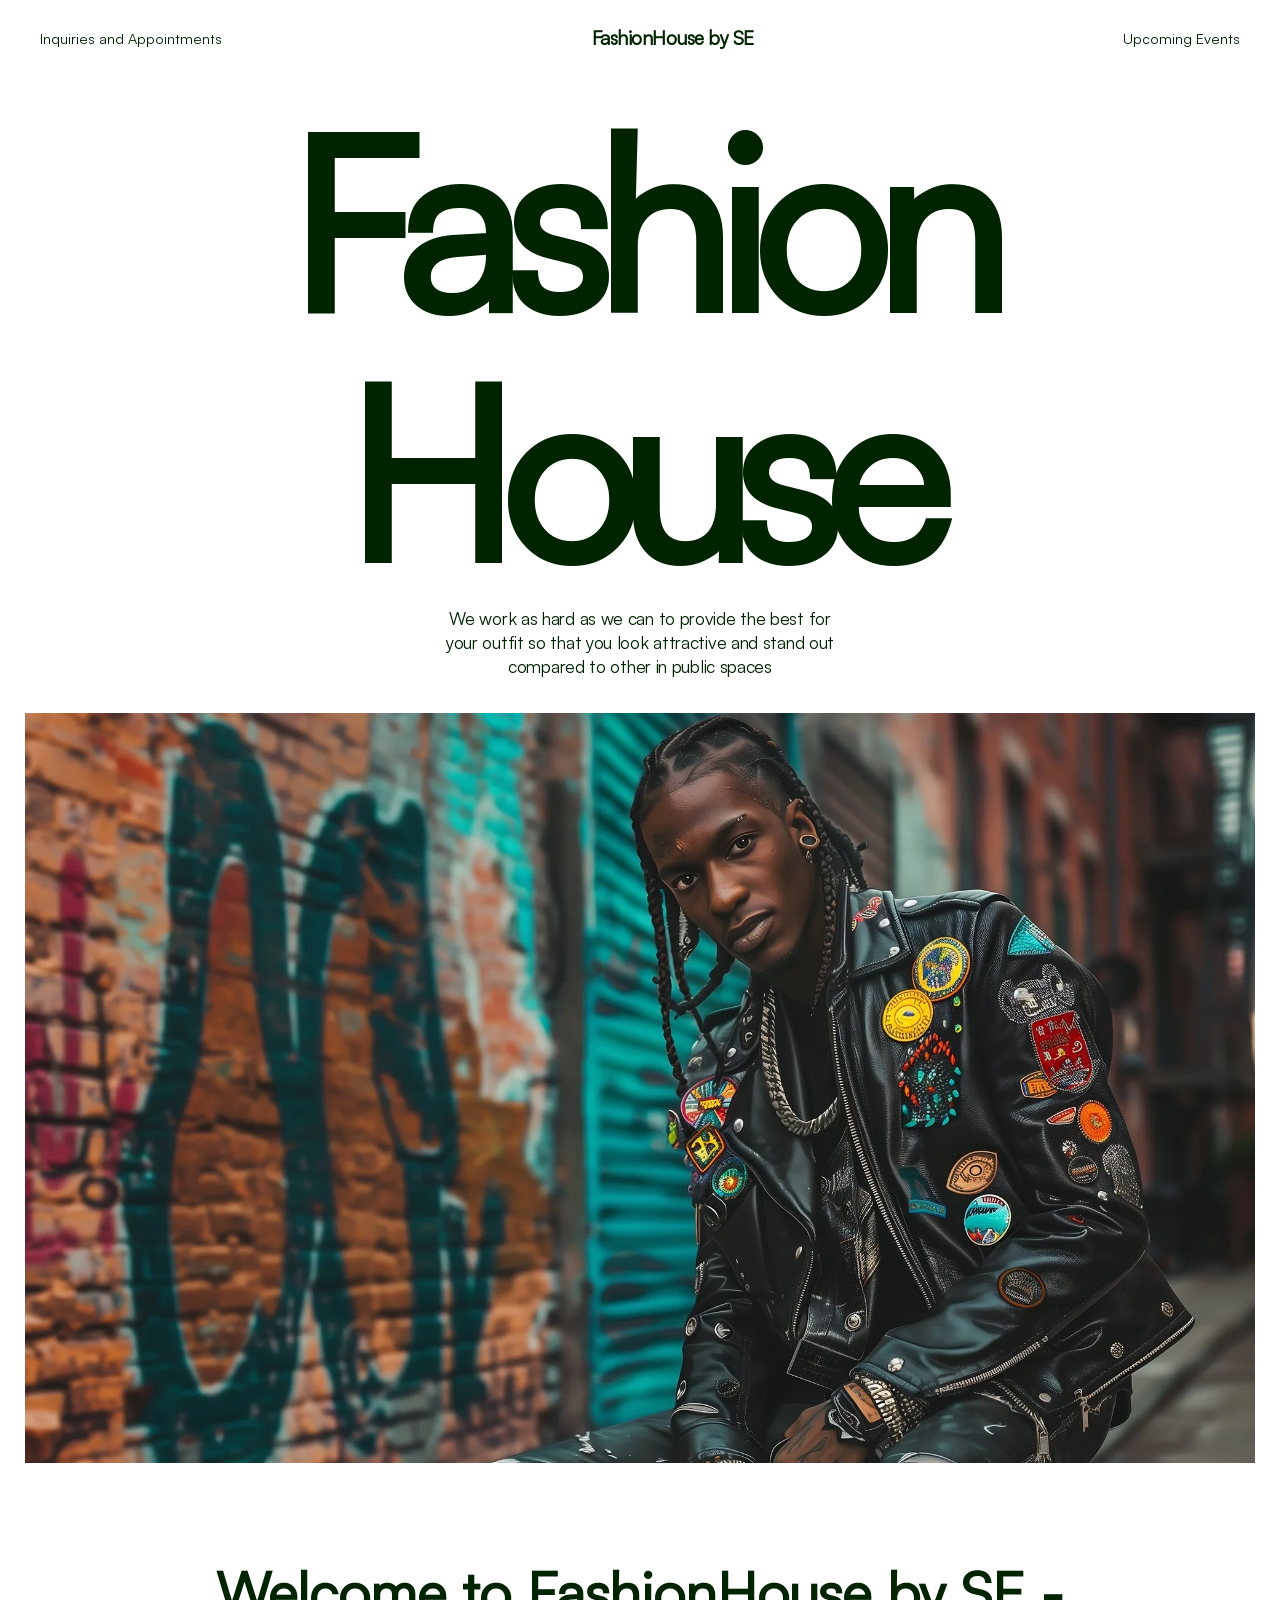
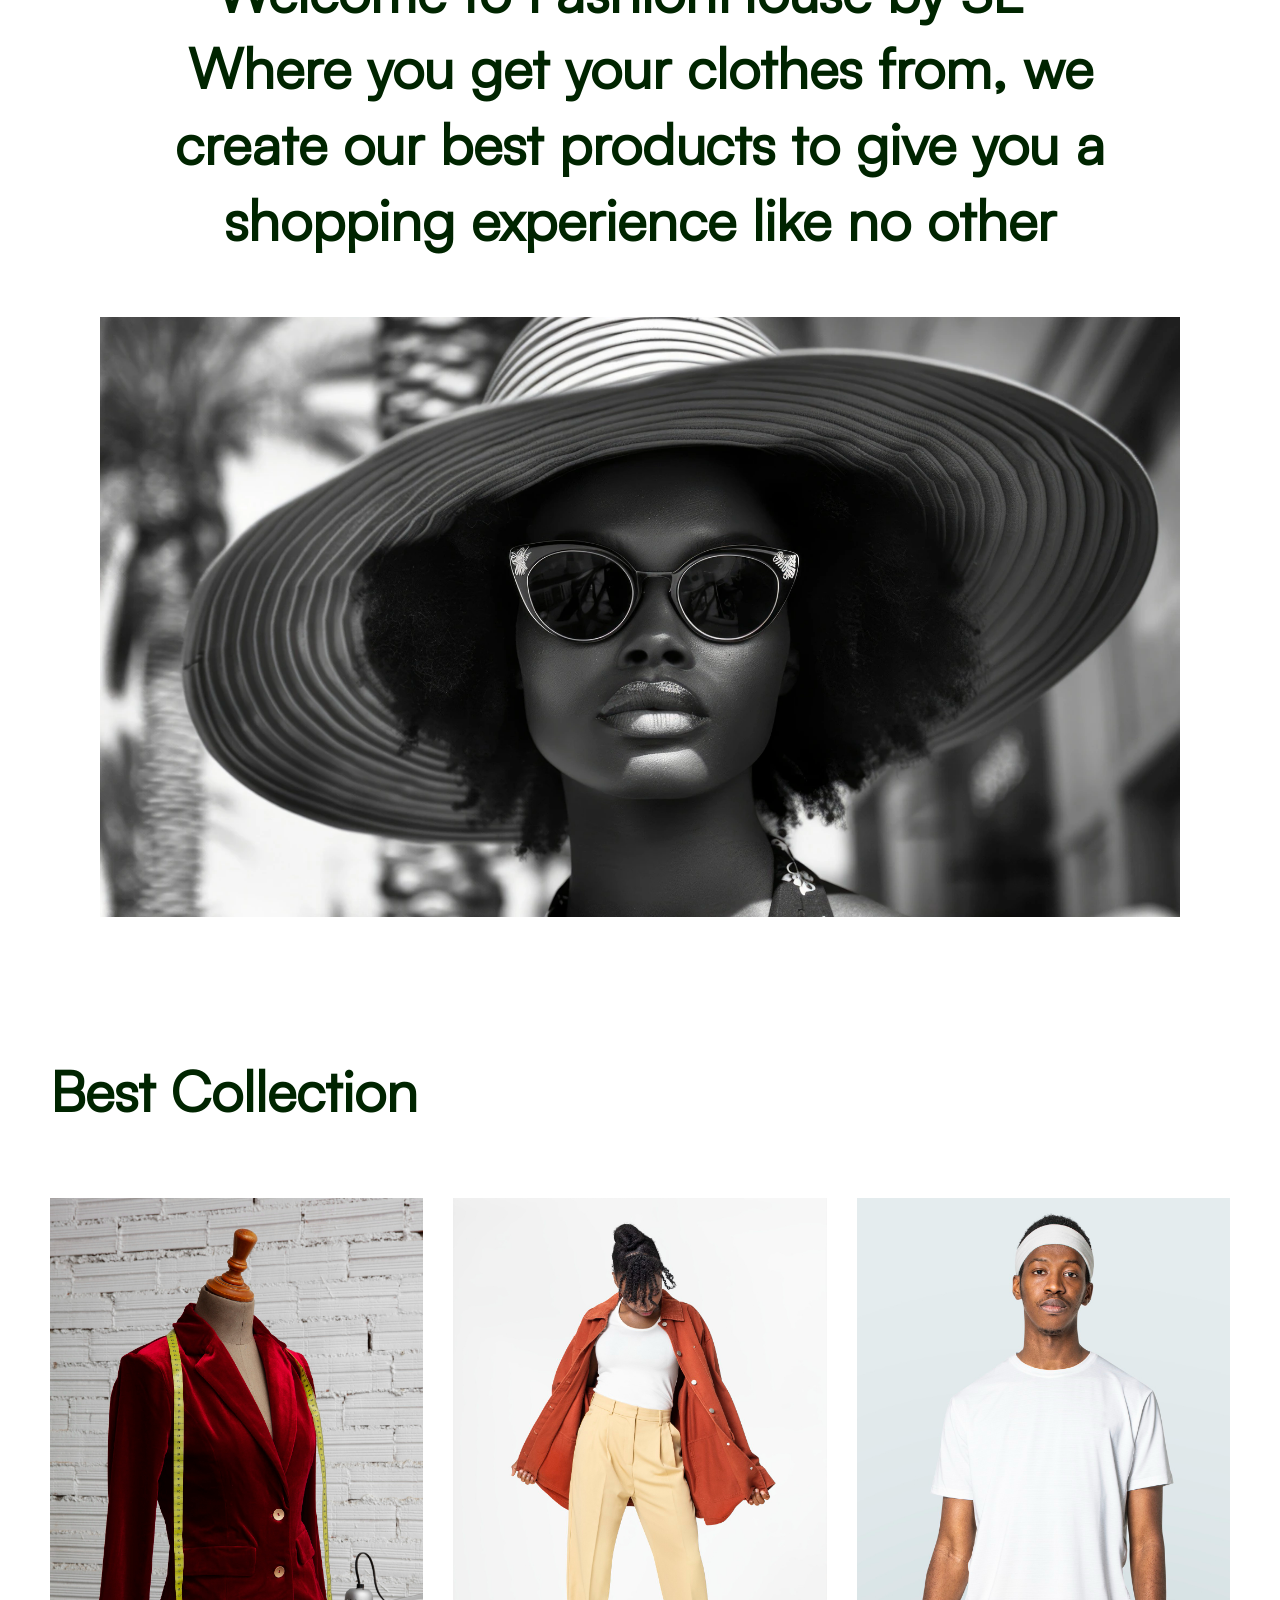
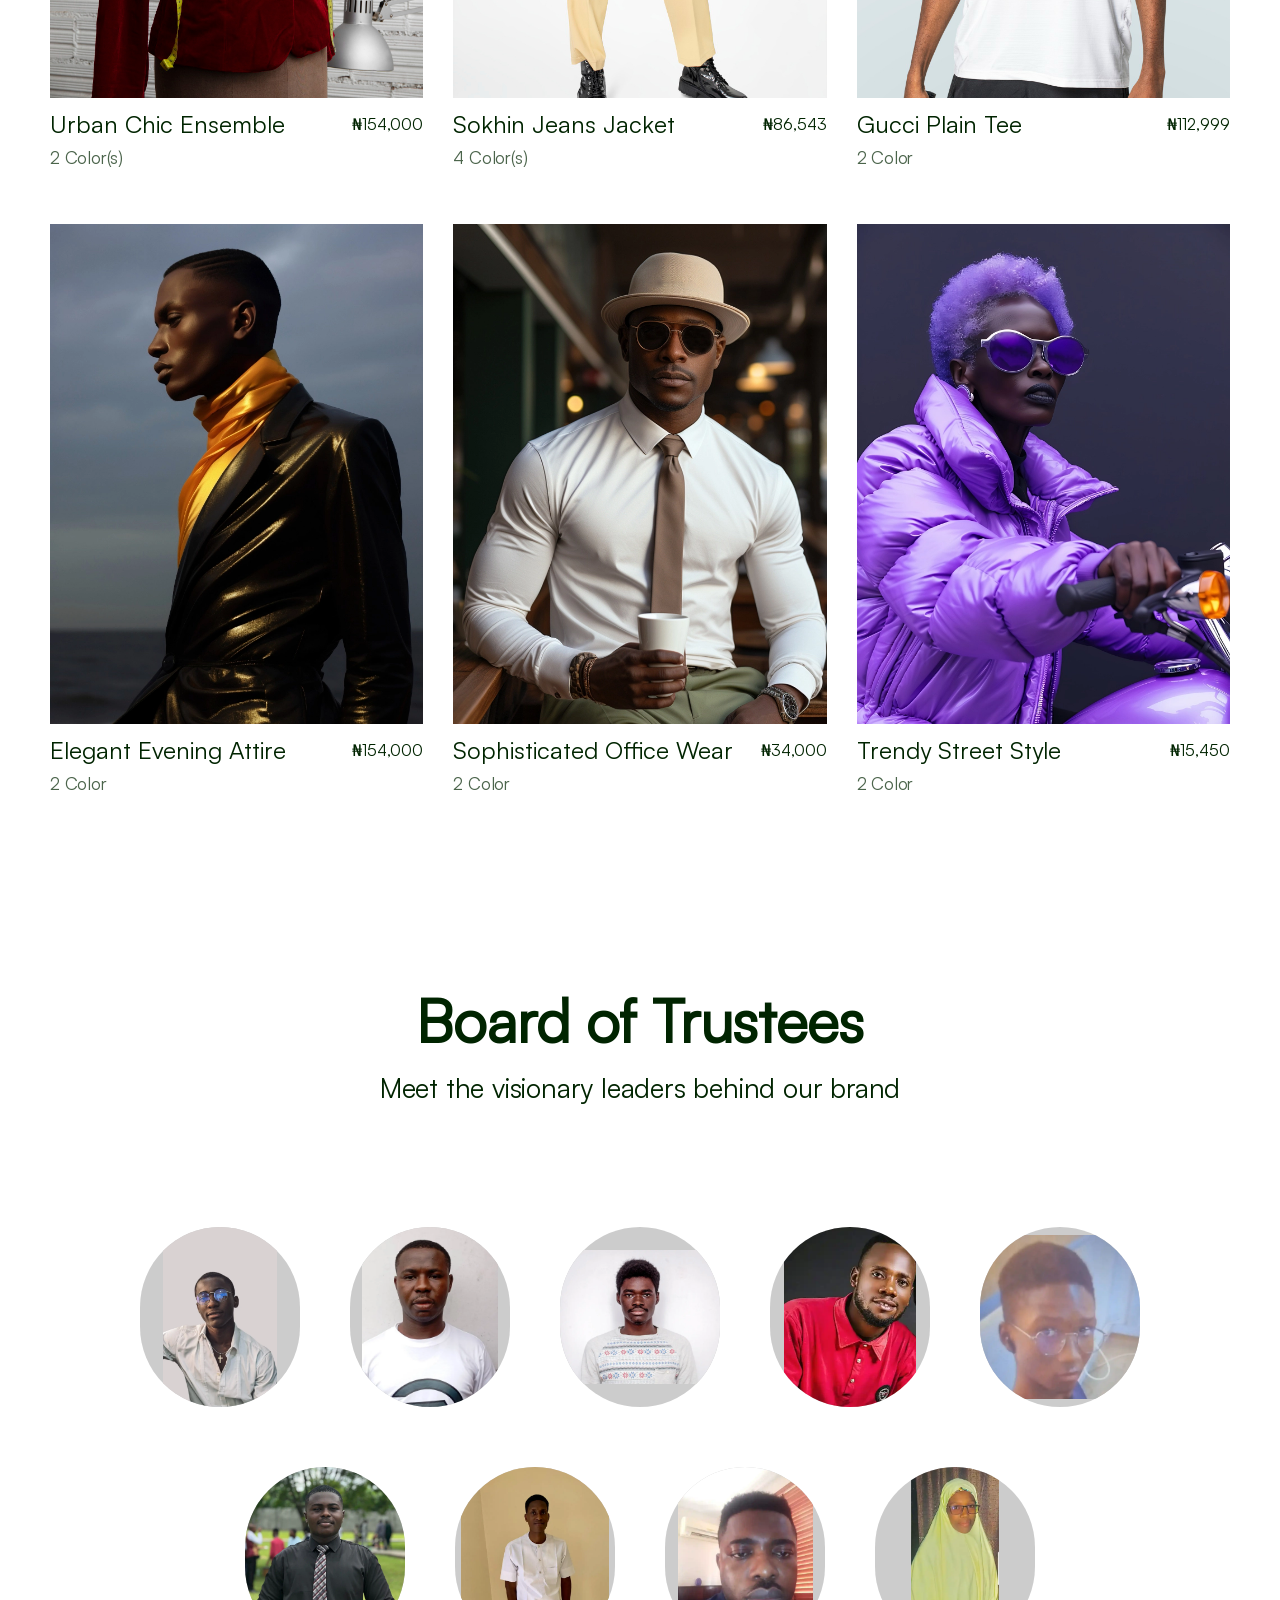
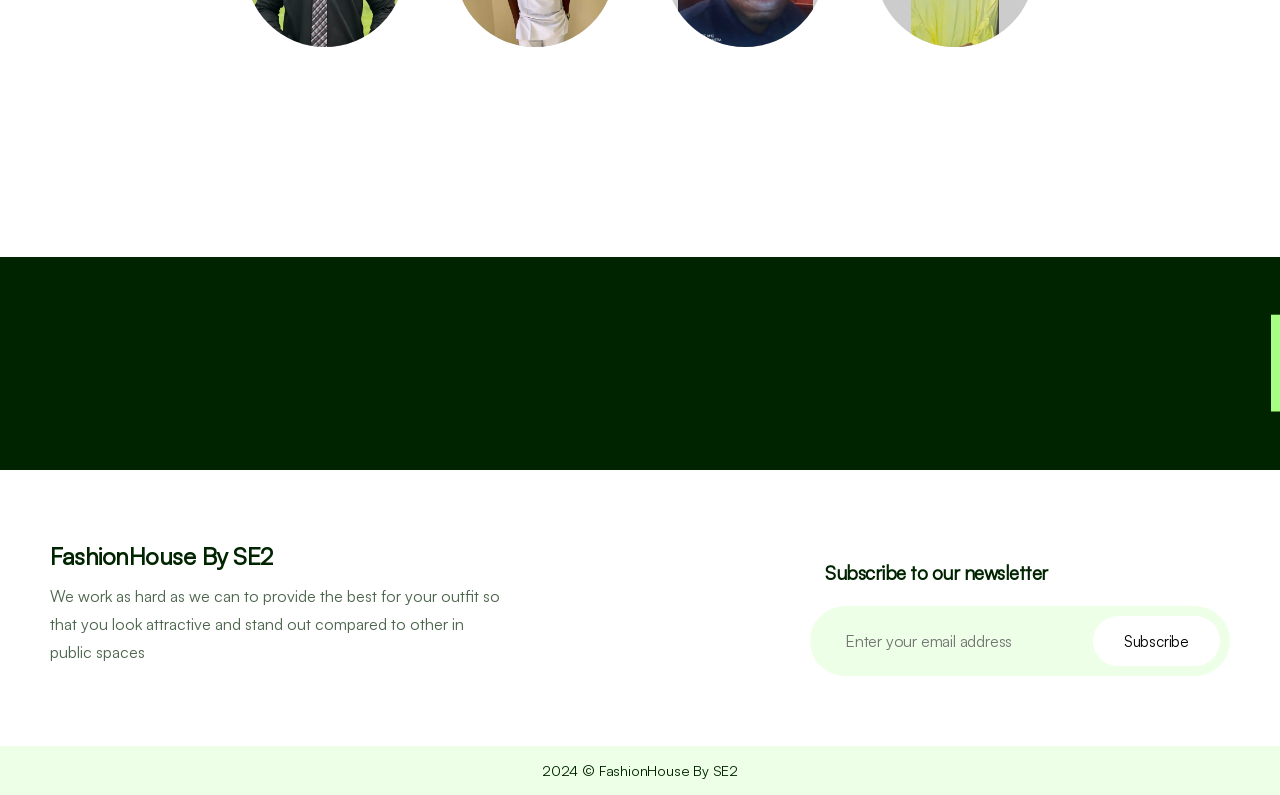
<file: FashionHouseBySE-main/FashionHouseBySE-main/groupc-project/index.html>
<!DOCTYPE html>
<html lang="en">
    <head>
        <meta charset="UTF-8" />
        <meta name="viewport" content="width=device-width, initial-scale=1.0" />
        <title>FashionHouse By SE2</title>
        <link rel="stylesheet" href="css/style.css" />
    </head>
    <body>
        <div class="App">
            <!-- Navbar  -->
            <nav class="customNav">
                <ul class="first">
                    <li>
                        <a href="/inquiries.html">Inquiries and Appointments</a>
                    </li>
                </ul>
                <ul class="second">
                    <li>
                        <a href="/index.html">FashionHouse by SE</a>
                    </li>
                </ul>
                <ul class="third">
                    <li>
                        <a href="/upcoming-events.html">Upcoming Events</a>
                    </li>
                </ul>
            </nav>
            <!-- End of Navbar -->

            <!-- Header Section -->
            <section class="headerSection">
                <h1>Fashion House</h1>
                <p>
                    We work as hard as we can to provide the best for your
                    outfit so that you look attractive and stand out compared to
                    other in public spaces
                </p>
                <div class="imageContainer">
                    <img
                        src="./image/headerImage.webp"
                        alt="Fashion House Header Image"
                    />
                </div>
            </section>
            <!-- End of Header Section -->

            <!-- Welcome Section -->
            <section class="welcomeSection">
                <h2>
                    Welcome to FashionHouse by SE - Where you get your clothes
                    from, we create our best products to give you a shopping
                    experience like no other
                </h2>
                <div class="imageContainer">
                    <img
                        src="./image/welcomeImage.webp"
                        alt="Fashion House Welcome Image"
                    />
                </div>
            </section>
            <!-- End of Welcome Section -->

            <!-- Collection Section -->
            <section class="collectionSection">
                <div class="header">
                    <h2>Best Collection</h2>
                </div>

                <div class="content">
                    <div class="row">
                        <div class="colLarge4">
                            <div class="singleProductCard">
                                <div class="image">
                                    <img
                                        alt="product 1"
                                        src="./image/products/1.jpg"
                                    />
                                </div>
                                <div class="productDetails">
                                    <h4>Urban Chic Ensemble <i>₦154,000</i></h4>
                                    <p>2 Color(s)</p>
                                </div>
                            </div>
                        </div>

                        <div class="colLarge4">
                            <div class="singleProductCard">
                                <div class="image">
                                    <img
                                        alt="product 2"
                                        src="./image/products/2.jpg"
                                    />
                                </div>
                                <div class="productDetails">
                                    <h4>Sokhin Jeans Jacket <i>₦86,543</i></h4>
                                    <p>4 Color(s)</p>
                                </div>
                            </div>
                        </div>

                        <div class="colLarge4">
                            <a href="/product/3" class="singleProductCard">
                                <div class="image">
                                    <img
                                        alt="product 2"
                                        src="./image/products/3.jpg"
                                    />
                                </div>
                                <div class="productDetails">
                                    <h4>Gucci Plain Tee <i>₦112,999</i></h4>
                                    <p>2 Color</p>
                                </div>
                            </a>
                        </div>

                        <div class="colLarge4">
                            <a href="/product/1" class="singleProductCard">
                                <div class="image">
                                    <img
                                        alt="product 1"
                                        src="./image/products/6.webp"
                                    />
                                </div>
                                <div class="productDetails">
                                    <h4>
                                        Elegant Evening Attire <i>₦154,000</i>
                                    </h4>
                                    <p>2 Color</p>
                                </div>
                            </a>
                        </div>

                        <div class="colLarge4">
                            <a href="/product/2" class="singleProductCard">
                                <div class="image">
                                    <img
                                        alt="product 2"
                                        src="./image/products/5.webp"
                                    />
                                </div>
                                <div class="productDetails">
                                    <h4>
                                        Sophisticated Office Wear <i>₦34,000</i>
                                    </h4>
                                    <p>2 Color</p>
                                </div>
                            </a>
                        </div>

                        <div class="colLarge4">
                            <a href="/product/3" class="singleProductCard">
                                <div class="image">
                                    <img
                                        alt="product 2"
                                        src="./image/products/4.webp"
                                    />
                                </div>
                                <div class="productDetails">
                                    <h4>Trendy Street Style <i>₦15,450</i></h4>
                                    <p>2 Color</p>
                                </div>
                            </a>
                        </div>
                    </div>
                </div>
            </section>
            <!-- End of Collection Section -->

            <!-- Board of Trustees Section -->
            <section class="boardSection">
                <div class="header">
                    <h2>Board of Trustees</h2>
                    <p>Meet the visionary leaders behind our brand</p>
                </div>
                <div class="content">
                    <div class="row" style="justify-content: center">
                        <div class="colLarge2">
                            <div class="singleTrusteeCard">
                                <div class="image">
                                    <img
                                        alt="board 0"
                                        src="./image/trustees/0.webp"
                                    />
                                </div>
                                <div class="trusteeDetails">
                                    <h4>Ogwu-Nelson David</h4>
                                </div>
                            </div>
                        </div>
                        <div class="colLarge2">
                            <div class="singleTrusteeCard">
                                <div class="image">
                                    <img
                                        alt="board 1"
                                        src="./image/trustees/1.webp"
                                    />
                                </div>
                                <div class="trusteeDetails">
                                    <h4>Paul Munney</h4>
                                </div>
                            </div>
                        </div>
                        <div class="colLarge2">
                            <div class="singleTrusteeCard">
                                <div class="image">
                                    <img
                                        alt="board 2"
                                        src="./image/trustees/2.webp"
                                    />
                                </div>
                                <div class="trusteeDetails">
                                    <h4>Oguntimoju Oluwatosin</h4>
                                </div>
                            </div>
                        </div>
                        <div class="colLarge2">
                            <div class="singleTrusteeCard">
                                <div class="image">
                                    <img
                                        alt="board 3"
                                        src="./image/trustees/3.webp"
                                    />
                                </div>
                                <div class="trusteeDetails">
                                    <h4>Sunday David Adebowale John</h4>
                                </div>
                            </div>
                        </div>
                        <div class="colLarge2">
                            <div class="singleTrusteeCard">
                                <div class="image">
                                    <img
                                        alt="board 4"
                                        src="./image/trustees/4.webp"
                                    />
                                </div>
                                <div class="trusteeDetails">
                                    <h4>Isaiah Ewaoche</h4>
                                </div>
                            </div>
                        </div>
                        <div class="colLarge2">
                            <div class="singleTrusteeCard">
                                <div class="image">
                                    <img
                                        alt="board 5"
                                        src="./image/trustees/5.webp"
                                    />
                                </div>
                                <div class="trusteeDetails">
                                    <h4>Chimezie Jayden Chukwu</h4>
                                </div>
                            </div>
                        </div>
                        <div class="colLarge2">
                            <div class="singleTrusteeCard">
                                <div class="image">
                                    <img
                                        alt="board 6"
                                        src="./image/trustees/6.webp"
                                    />
                                </div>
                                <div class="trusteeDetails">
                                    <h4>Solomon Oluwafemi Olagoroye</h4>
                                </div>
                            </div>
                        </div>
                        <div class="colLarge2">
                            <div class="singleTrusteeCard">
                                <div class="image">
                                    <img
                                        alt="board 7"
                                        src="./image/trustees/7.webp"
                                    />
                                </div>
                                <div class="trusteeDetails">
                                    <h4>Okoye Christian</h4>
                                </div>
                            </div>
                        </div>
                        <div class="colLarge2">
                            <div class="singleTrusteeCard">
                                <div class="image">
                                    <img
                                        alt="board 8"
                                        src="./image/trustees/8.webp"
                                    />
                                </div>
                                <div class="trusteeDetails">
                                    <h4>Zainab Ibrahim Jalo</h4>
                                </div>
                            </div>
                        </div>
                    </div>
                </div>
            </section>
            <!-- End of Board of Trustees -->

            <!-- Marquee Section Styling -->
            <section class="marqueeSection">
                <h3>
                    <span
                        ><i>FashionHouse</i> by SE2 - Where Style Meets
                        Innovation</span
                    >
                    <span
                        ><i>FashionHouse</i> by SE2 - Where Style Meets
                        Innovation</span
                    >
                    <span
                        ><i>FashionHouse</i> by SE2 - Where Style Meets
                        Innovation</span
                    >
                    <span
                        ><i>FashionHouse</i> by SE2 - Where Style Meets
                        Innovation</span
                    >
                </h3>
            </section>
            <!-- End of Marquee Section -->

            <!-- Footer Section -->
            <footer class="customFooter">
                <div class="first">
                    <div class="contentDiv">
                        <h3>FashionHouse By SE2</h3>
                        <p>
                            We work as hard as we can to provide the best for
                            your outfit so that you look attractive and stand
                            out compared to other in public spaces
                        </p>
                    </div>
                    <div class="formDiv">
                        <form id="newsletterForm">
                            <legend>Subscribe to our newsletter</legend>
                            <div class="inputDiv">
                                <input
                                    name="email"
                                    type="email"
                                    id="emailInput"
                                    placeholder="Enter your email address"
                                />
                                <button type="submit">Subscribe</button>
                            </div>
                        </form>
                    </div>
                </div>
                <div class="second">
                    <p>2024 © <span>FashionHouse By SE2</span></p>
                </div>
            </footer>
            <!-- End of Footer Section -->
        </div>
        <script src="./js/script.js"></script>
    </body>
</html>
</file>
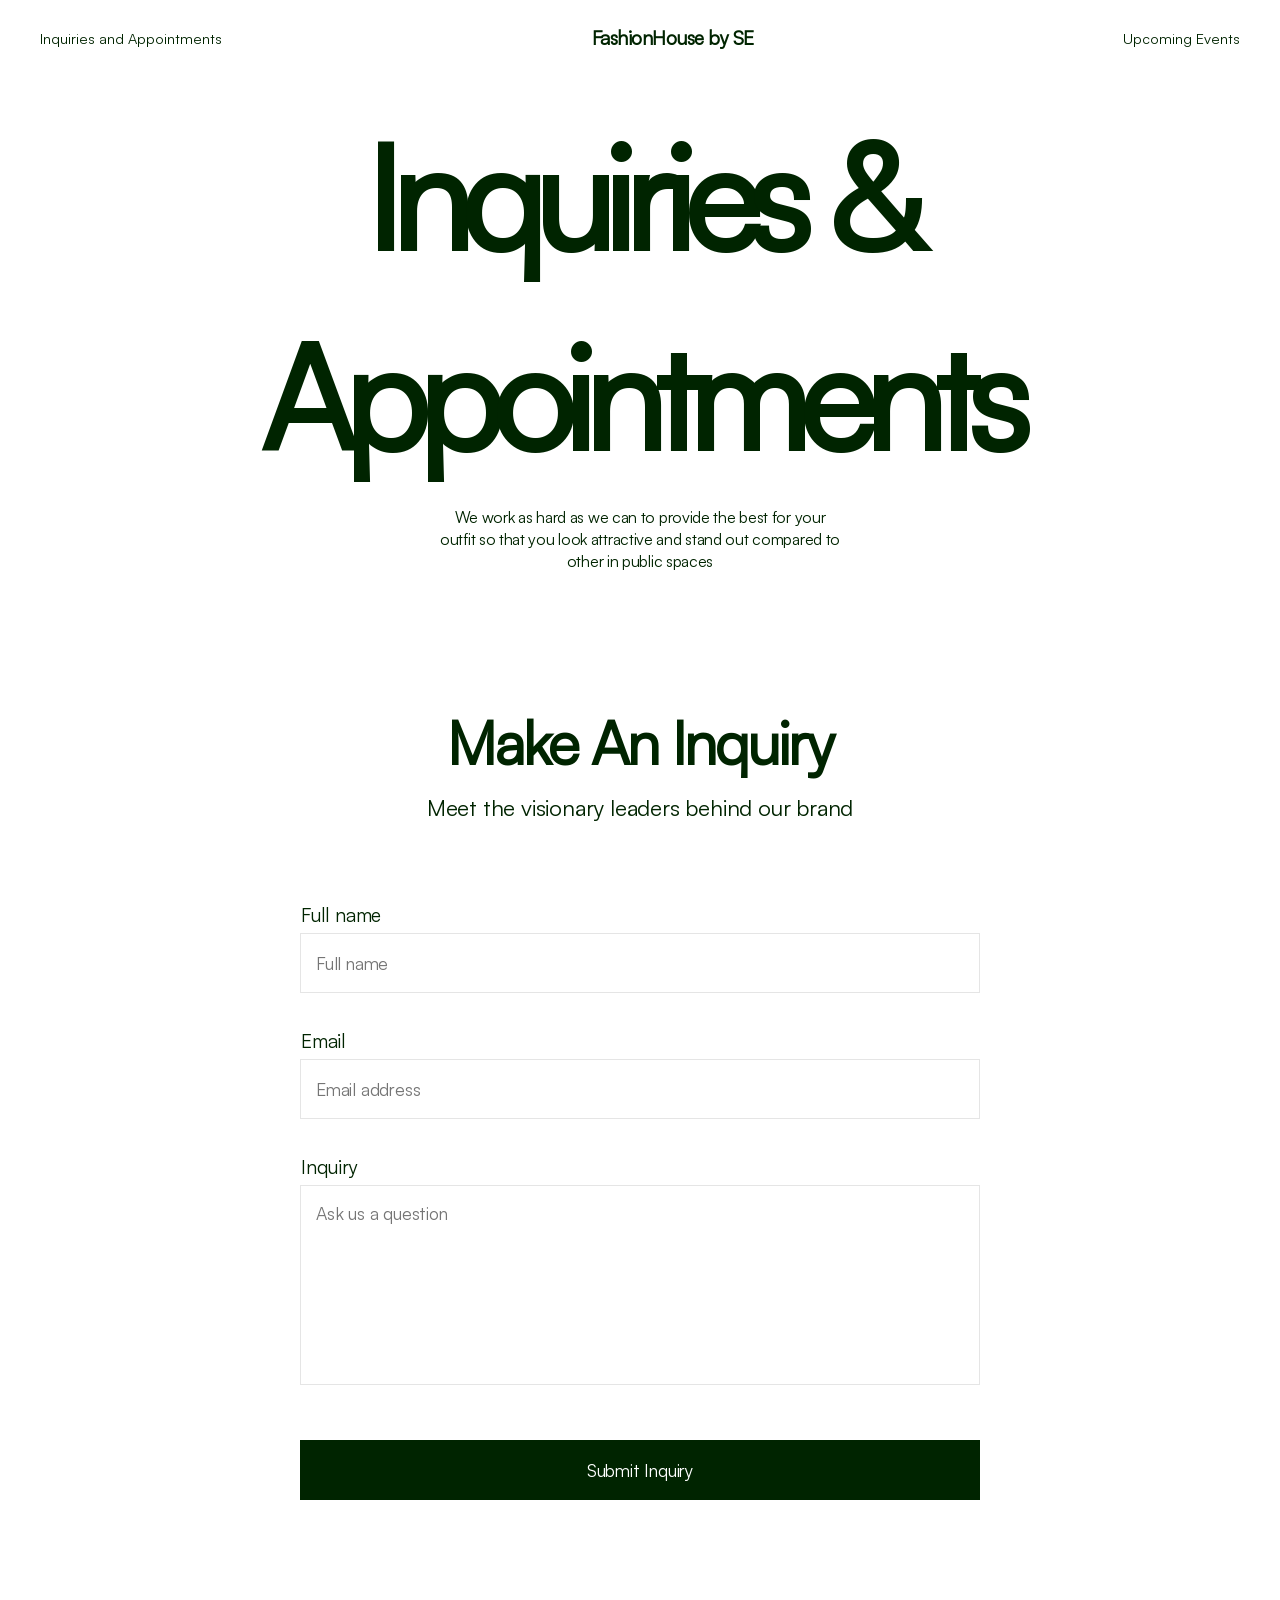
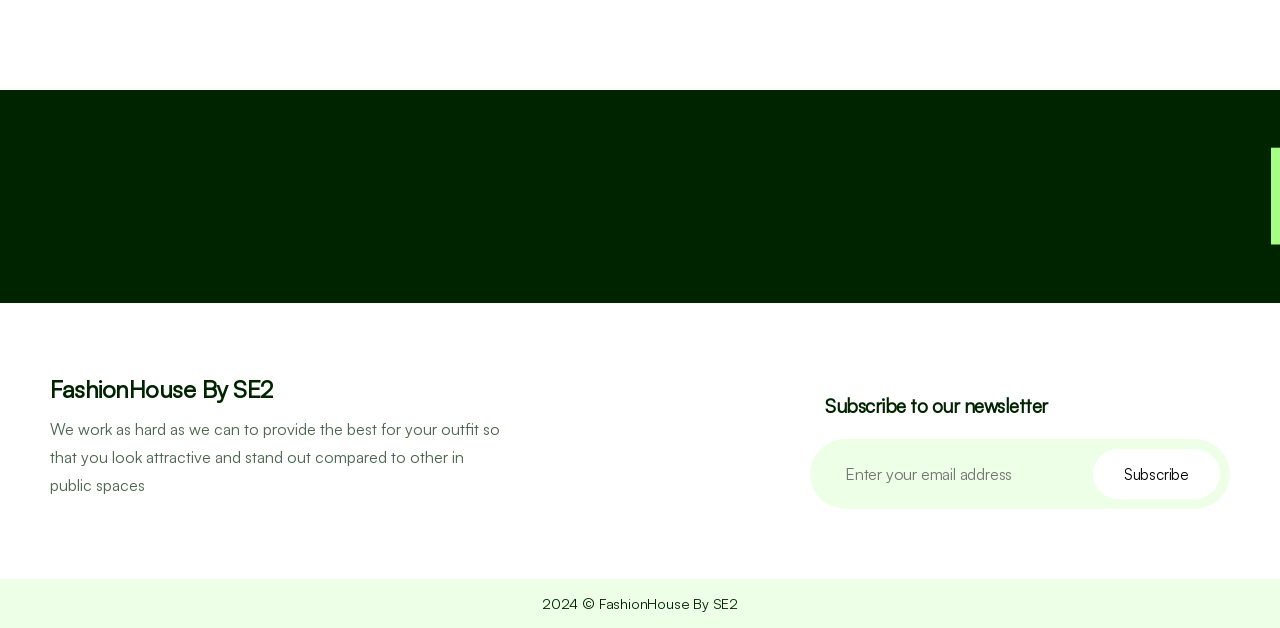
<file: FashionHouseBySE-main/FashionHouseBySE-main/groupc-project/inquiries.html>
<!DOCTYPE html>
<html lang="en">
    <head>
        <meta charset="UTF-8" />
        <meta name="viewport" content="width=device-width, initial-scale=1.0" />
        <title>FashionHouse By SE2</title>
        <link rel="stylesheet" href="css/style.css" />
    </head>
    <body>
        <div class="App">
            <!-- Navbar  -->
            <nav class="customNav">
                <ul class="first">
                    <li>
                        <a href="/inquiries.html">Inquiries and Appointments</a>
                    </li>
                </ul>
                <ul class="second">
                    <li>
                        <a href="/index.html">FashionHouse by SE</a>
                    </li>
                </ul>
                <ul class="third">
                    <li>
                        <a href="/upcoming-events.html">Upcoming Events</a>
                    </li>
                </ul>
            </nav>
            <!-- End of Navbar -->

            <!-- Header Section -->
            <section class="headerSection">
                <h1 class="small">Inquiries & Appointments</h1>
                <p class="small">
                    We work as hard as we can to provide the best for your
                    outfit so that you look attractive and stand out compared to
                    other in public spaces
                </p>
            </section>
            <!-- End of Header Section -->

            <!-- Appointment Section -->
            <section class="appointmentSection">
                <div class="header">
                    <h2>Make An Inquiry</h2>
                    <p>Meet the visionary leaders behind our brand</p>
                </div>
                <div class="content">
                    <form id="inquiriesForm">
                        <div class="inputDiv">
                            <label>Full name</label>
                            <input
                                type="text"
                                placeholder="Full name"
                                required
                                class="customInput"
                            />
                        </div>
                        <div class="inputDiv">
                            <label>Email</label>
                            <input
                                type="email"
                                placeholder="Email address"
                                required
                                class="customInput"
                            />
                        </div>
                        <div class="inputDiv">
                            <label>Inquiry</label>
                            <textarea
                                type="text"
                                placeholder="Ask us a question"
                                required
                                class="customInput"
                            ></textarea>
                        </div>
                        <div class="buttonDiv">
                            <button type="submit">Submit Inquiry</button>
                        </div>
                    </form>
                </div>
            </section>
            <!-- End of Appointment Section -->

            <!-- Marquee Section Styling -->
            <section class="marqueeSection">
                <h3>
                    <span
                        ><i>FashionHouse</i> by SE2 - Where Style Meets
                        Innovation</span
                    >
                    <span
                        ><i>FashionHouse</i> by SE2 - Where Style Meets
                        Innovation</span
                    >
                    <span
                        ><i>FashionHouse</i> by SE2 - Where Style Meets
                        Innovation</span
                    >
                    <span
                        ><i>FashionHouse</i> by SE2 - Where Style Meets
                        Innovation</span
                    >
                </h3>
            </section>
            <!-- End of Marquee Section -->

            <!-- Footer Section -->
            <footer class="customFooter">
                <div class="first">
                    <div class="contentDiv">
                        <h3>FashionHouse By SE2</h3>
                        <p>
                            We work as hard as we can to provide the best for
                            your outfit so that you look attractive and stand
                            out compared to other in public spaces
                        </p>
                    </div>
                    <div class="formDiv">
                        <form id="newsletterForm">
                            <legend>Subscribe to our newsletter</legend>
                            <div class="inputDiv">
                                <input
                                    name="email"
                                    type="email"
                                    id="emailInput"
                                    placeholder="Enter your email address"
                                />
                                <button type="submit">Subscribe</button>
                            </div>
                        </form>
                    </div>
                </div>
                <div class="second">
                    <p>2024 © <span>FashionHouse By SE2</span></p>
                </div>
            </footer>
            <!-- End of Footer Section -->
        </div>
        <script src="./js/script.js"></script>
    </body>
</html>
</file>
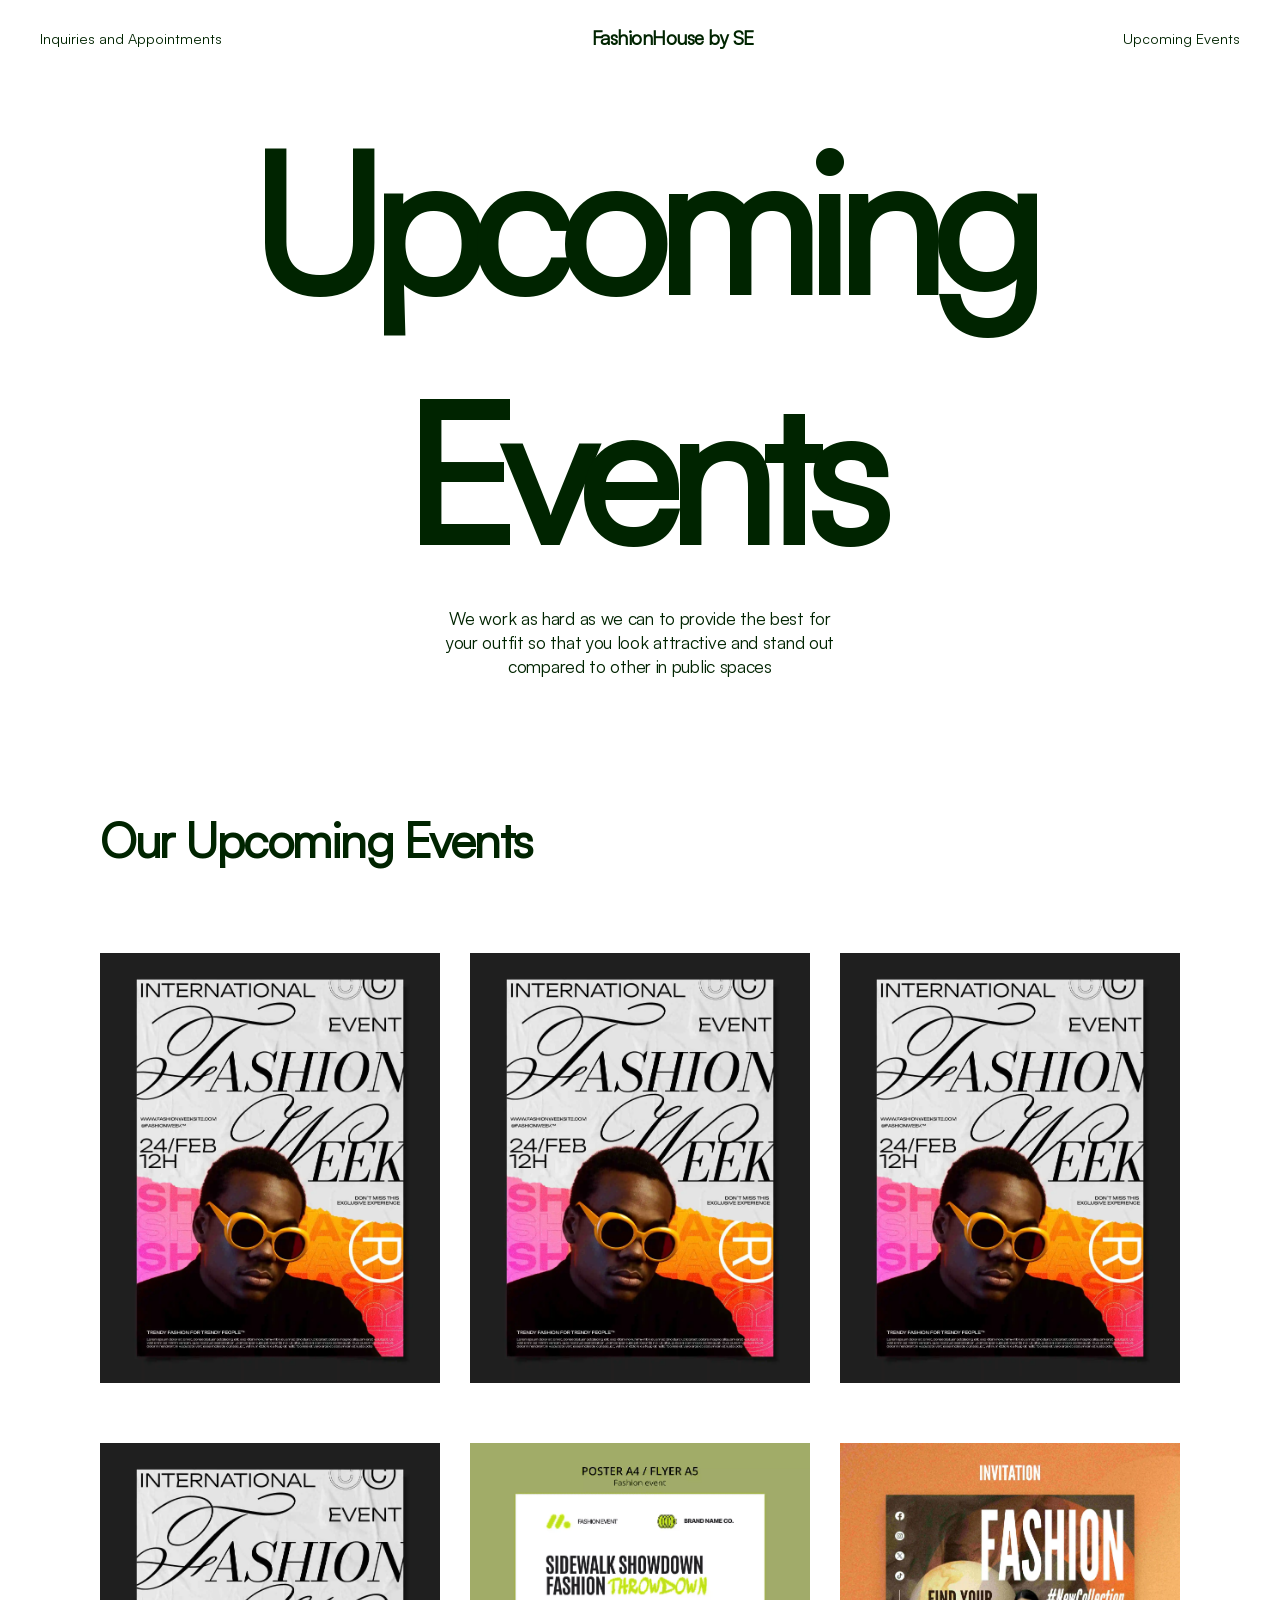
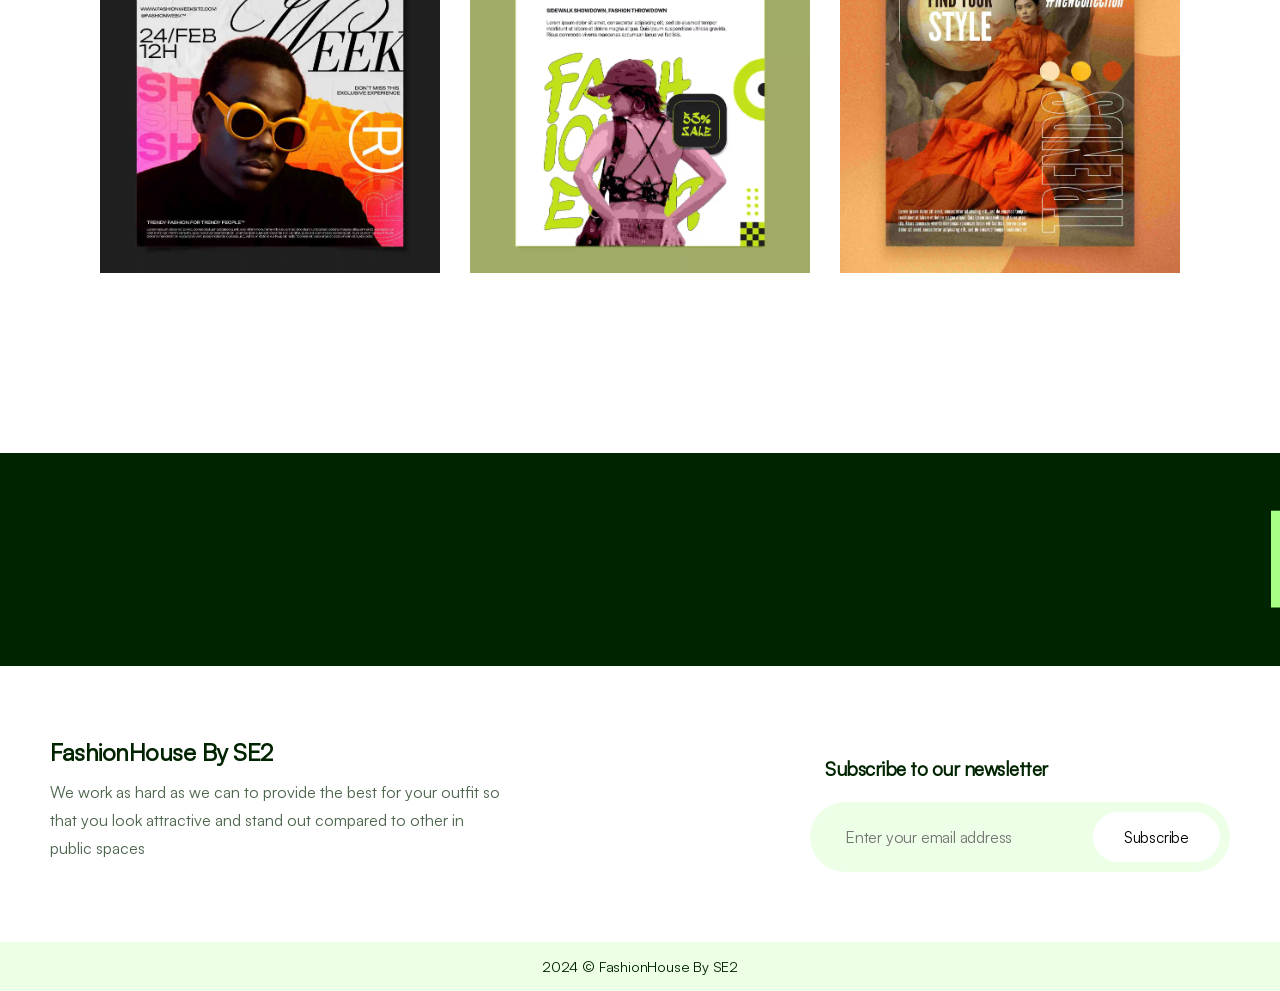
<file: FashionHouseBySE-main/FashionHouseBySE-main/groupc-project/upcoming-events.html>
<!DOCTYPE html>
<html lang="en">
    <head>
        <meta charset="UTF-8" />
        <meta name="viewport" content="width=device-width, initial-scale=1.0" />
        <title>FashionHouse By SE2</title>
        <link rel="stylesheet" href="css/style.css" />
    </head>
    <body>
        <div class="App">
            <!-- Navbar  -->
            <nav class="customNav">
                <ul class="first">
                    <li>
                        <a href="/inquiries.html">Inquiries and Appointments</a>
                    </li>
                </ul>
                <ul class="second">
                    <li>
                        <a href="/index.html">FashionHouse by SE</a>
                    </li>
                </ul>
                <ul class="third">
                    <li>
                        <a href="/upcoming-events.html">Upcoming Events</a>
                    </li>
                </ul>
            </nav>
            <!-- End of Navbar -->

            <!-- Header Section -->
            <section class="headerSection">
                <h1 class="medium">Upcoming Events</h1>
                <p>
                    We work as hard as we can to provide the best for your
                    outfit so that you look attractive and stand out compared to
                    other in public spaces
                </p>
            </section>
            <!-- End of Header Section -->

            <!-- Collection Section -->
            <section class="upcomingEventsSection">
                <div class="header">
                    <h2>Our Upcoming Events</h2>
                </div>

                <div class="content">
                    <div class="row">
                        <div class="colLarge4">
                            <div class="singleEventCard">
                                <div class="image">
                                    <img
                                        alt="event 1"
                                        src="./image/events/0.webp"
                                    />
                                </div>
                                <div class="eventDetails">
                                    <h4>Urban Elegance Fashion Show</h4>
                                </div>
                            </div>
                        </div>

                        <div class="colLarge4">
                            <div class="singleEventCard">
                                <div class="image">
                                    <img
                                        alt="event 1"
                                        src="./image/events/0.webp"
                                    />
                                </div>
                                <div class="eventDetails">
                                    <h4>Chic Couture Gala</h4>
                                </div>
                            </div>
                        </div>

                        <div class="colLarge4">
                            <div class="singleEventCard">
                                <div class="image">
                                    <img
                                        alt="event 1"
                                        src="./image/events/0.webp"
                                    />
                                </div>
                                <div class="eventDetails">
                                    <h4>Vogue Visionaries Exhibit</h4>
                                </div>
                            </div>
                        </div>

                        <div class="colLarge4">
                            <div class="singleEventCard">
                                <div class="image">
                                    <img
                                        alt="event 1"
                                        src="./image/events/0.webp"
                                    />
                                </div>
                                <div class="eventDetails">
                                    <h4>Runway Revolution 2024</h4>
                                </div>
                            </div>
                        </div>

                        <div class="colLarge4">
                            <div class="singleEventCard">
                                <div class="image">
                                    <img
                                        alt="event 1"
                                        src="./image/events/1.webp"
                                    />
                                </div>
                                <div class="eventDetails">
                                    <h4>Fashion Forward Extravaganza</h4>
                                </div>
                            </div>
                        </div>

                        <div class="colLarge4">
                            <div class="singleEventCard">
                                <div class="image">
                                    <img
                                        alt="event 1"
                                        src="./image/events/2.webp"
                                    />
                                </div>
                                <div class="eventDetails">
                                    <h4>Trendsetters' Night Out</h4>
                                </div>
                            </div>
                        </div>
                    </div>
                </div>
            </section>
            <!-- End of Collection Section -->

            <!-- Marquee Section Styling -->
            <section class="marqueeSection">
                <h3>
                    <span
                        ><i>FashionHouse</i> by SE2 - Where Style Meets
                        Innovation</span
                    >
                    <span
                        ><i>FashionHouse</i> by SE2 - Where Style Meets
                        Innovation</span
                    >
                    <span
                        ><i>FashionHouse</i> by SE2 - Where Style Meets
                        Innovation</span
                    >
                    <span
                        ><i>FashionHouse</i> by SE2 - Where Style Meets
                        Innovation</span
                    >
                </h3>
            </section>
            <!-- End of Marquee Section -->

            <!-- Footer Section -->
            <footer class="customFooter">
                <div class="first">
                    <div class="contentDiv">
                        <h3>FashionHouse By SE2</h3>
                        <p>
                            We work as hard as we can to provide the best for
                            your outfit so that you look attractive and stand
                            out compared to other in public spaces
                        </p>
                    </div>
                    <div class="formDiv">
                        <form id="newsletterForm">
                            <legend>Subscribe to our newsletter</legend>
                            <div class="inputDiv">
                                <input
                                    name="email"
                                    type="email"
                                    id="emailInput"
                                    placeholder="Enter your email address"
                                />
                                <button type="submit">Subscribe</button>
                            </div>
                        </form>
                    </div>
                </div>
                <div class="second">
                    <p>2024 © <span>FashionHouse By SE2</span></p>
                </div>
            </footer>
            <!-- End of Footer Section -->
        </div>
        <script src="./js/script.js"></script>
    </body>
</html>
</file>
<file: FashionHouseBySE-main/FashionHouseBySE-main/groupc-project/css/style.css>
@font-face {
    font-family: "Satoshi";
    src: url("../font/satoshi/Satoshi-Regular.eot");
    src: url("../font/satoshi/Satoshi-Regular.eot?#iefix")
            format("embedded-opentype"),
        url("../font/satoshi/Satoshi-Regular.woff2") format("woff2"),
        url("../font/satoshi/Satoshi-Regular.woff") format("woff"),
        url("../font/satoshi/Satoshi-Regular.ttf") format("truetype");
    font-weight: normal;
    font-style: normal;
    font-display: swap;
}

:root {
    --black: rgb(0, 36, 0);
    --white: #ffffff;
    --font-satoshi: "Satoshi";
    --foreground-rgb: rgba(255, 255, 255, 1);
    --background-rgb: rgba(0, 0, 0, 1);
    --soft-black: #111111;
    --soft-yellow: #bbcf8d;
    --accent-color: #a7ff83;
}

* {
    box-sizing: border-box;
    padding: 0;
    margin: 0;
    -webkit-tap-highlight-color: transparent !important;
    -moz-tap-highlight-color: transparent !important;
    -o-tap-highlight-color: transparent !important;
}

html,
body {
    max-width: 100vw;
    overflow-x: hidden;
}

body {
    color: var(--black);
    background: var(--white);
    font-family: var(--font-satoshi);
}

a {
    text-decoration: none;
}
img {
    object-position: center;
    object-fit: cover;
}

/* App Style */
.App {
    min-height: 100vh;
}
/* End of App Style */

/* Grid Style */
.row {
    display: -webkit-box;
    display: -webkit-flex;
    display: -ms-flexbox;
    display: flex;
    -webkit-flex-wrap: wrap;
    -ms-flex-wrap: wrap;
    flex-wrap: wrap;
    margin-right: -15px;
    margin-left: -15px;
}
.colLarge4 {
    position: relative;
    width: 100%;
    padding-right: 15px;
    padding-left: 15px;
    -webkit-box-flex: 0;
    -webkit-flex: 0 0 33.3333333333%;
    -ms-flex: 0 0 33.3333333333%;
    flex: 0 0 33.3333333333%;
    max-width: 33.3333333333%;
}
.colLarge2 {
    position: relative;
    width: 100%;
    padding-right: 15px;
    padding-left: 15px;
    -webkit-box-flex: 0;
    -webkit-flex: 0 0 20%;
    -ms-flex: 0 0 20%;
    flex: 0 0 20%;
    max-width: 20%;
}
/* End of Grid Style */

/* Navbar Style */
.customNav {
    display: flex;
    align-items: center;
    justify-content: space-between;
    padding: 15px 25px;
}
.customNav ul {
    display: flex;
    align-items: center;
    list-style: none;
    padding: 0px;
    gap: 25px;
}
.customNav ul li {
    font-size: 0.9rem;
    font-family: var(--font-satoshi);
}
.customNav ul li a {
    display: flex;
    align-items: center;
    justify-content: center;
    width: 100%;
    padding: 10px 15px;
    font-weight: 400 !important;
    color: var(--black);
    font-family: var(--font-satoshi);
}
.customNav ul.second li a {
    font-size: 1.2rem;
    font-weight: 800 !important;
    letter-spacing: -0.5px;
}
/* End of Navbar Style */

/* Header Section Style */
.headerSection {
    border: none;
    padding: 20px 0px;
}
.headerSection h1 {
    font-size: 15rem;
    text-align: center;
    letter-spacing: -14.5px;
    font-weight: 600 !important;
    font-family: var(--font-satoshi);
    line-height: 250px;
    color: var(--black);
}
.headerSection h1.small {
    font-size: 9rem;
    letter-spacing: -10px;
    line-height: 200px;
}
.headerSection h1.medium {
    font-size: 12rem;
    letter-spacing: -12px;
}
.headerSection p {
    font-size: 1.1rem;
    text-align: center;
    font-weight: 400 !important;
    font-family: var(--font-satoshi);
    color: var(--black);
    padding: 10px 440px;
    letter-spacing: -0.3px;
}
.headerSection p.small {
    font-size: 1rem;
}
.headerSection .imageContainer {
    padding: 25px;
}
.headerSection .imageContainer img {
    width: 100%;
    height: 750px;
    object-position: top;
}
/* End of Header Section Style */

/* Welcome Section Style */
.welcomeSection {
    padding: 30px 20px;
}
.welcomeSection h2 {
    font-size: 3.5rem;
    color: var(--black);
    font-family: var(--font-satoshi);
    font-weight: 700 !important;
    text-align: center;
    padding: 10px 150px;
}
.welcomeSection .imageContainer {
    padding: 50px 80px;
}
.welcomeSection .imageContainer img {
    width: 100%;
    height: 600px;
    object-position: top;
}
/* End of Welcome Section */

/* Collection Section Style */
.collectionSection {
    padding: 50px;
}
.collectionSection .header h2 {
    font-size: 3.5rem;
    color: var(--black);
    font-family: var(--font-satoshi);
    font-weight: 700 !important;
}
.collectionSection .content {
    padding: 50px 0px;
}
/* End of Collection Section */

/* Single Product Card */
.singleProductCard {
    border: none;
    display: block;
    margin: 20px 0px;
}
.singleProductCard:hover .image img {
    transform: scale(1.4);
}
.singleProductCard .image {
    border: none;
    height: 500px;
    overflow: hidden !important;
}
.singleProductCard .image img {
    width: 100%;
    height: 100%;
    object-position: top center;
    transition: 0.4s all ease-in-out;
    cursor: pointer;
}
.singleProductCard .productDetails {
    padding: 10px 0px;
}
.singleProductCard .productDetails h4 {
    font-size: 1.5rem;
    display: flex;
    justify-content: space-between;
    color: var(--black);
    font-family: var(--font-satoshi);
    font-weight: 500 !important;
    align-items: center;
}
.singleProductCard .productDetails h4 i {
    font-size: 1rem;
    font-style: normal;
}
.singleProductCard .productDetails p {
    padding: 5px 0px;
    font-size: 1.1rem;
    color: var(--black);
    font-family: var(--font-satoshi);
    opacity: 0.7;
    letter-spacing: -0.2px;
}

/* Board of Trustees Section Styling */
.boardSection {
    padding: 50px;
    padding-bottom: 100px;
}
.boardSection .header h2 {
    font-size: 3.7rem;
    color: var(--black);
    font-family: var(--font-satoshi);
    font-weight: 700 !important;
    text-align: center;
}
.boardSection .header p {
    font-size: 1.7rem;
    color: var(--black);
    font-family: var(--font-satoshi);
    font-weight: 400 !important;
    text-align: center;
    letter-spacing: -0.2px;
    padding: 10px;
}
.boardSection .content {
    padding: 80px;
}

/* Single Trustee Card */
.singleTrusteeCard {
    border: none;
    display: block;
    position: relative;
    margin: 30px 10px;
    cursor: pointer;
}
.singleTrusteeCard:hover .image img {
    transform: scale(1.4);
}
.singleTrusteeCard:hover .trusteeDetails {
    display: block;
}
.singleTrusteeCard .image {
    border: none;
    height: 180px;
    overflow: hidden !important;
    border-radius: 100px;
}
.singleTrusteeCard .image img {
    width: 100%;
    height: 100%;
    object-position: center center;
    object-fit: contain;
    background-color: rgba(0, 0, 0, 0.2);
    transition: 0.4s all ease-in-out;
    cursor: pointer;
}
.singleTrusteeCard .trusteeDetails {
    position: absolute;
    top: 0;
    height: 100%;
    width: 100%;
    display: none;
    transition: 0.4s all ease-in-out;
}
.singleTrusteeCard .trusteeDetails h4 {
    font-size: 1rem;
    letter-spacing: -0.3px;
    color: var(--white);
    font-family: var(--font-satoshi);
    font-weight: 500 !important;
    text-align: center;
    width: 100%;
    height: 100%;
    display: flex;
    justify-content: center;
    align-items: center;
    background-color: rgba(0, 0, 0, 0.6);
    border-radius: 50%;
}
/* End of Board of Trustees Section Styling */

/* Marquee Section Styling */
.marqueeSection {
    background-color: var(--black);
    color: white;
    white-space: nowrap;
    overflow: hidden;
    box-sizing: border-box;
    padding: 20px;
}
.marqueeSection h3 {
    display: inline-block;
    padding-left: 100%;
    animation: marquee 65s linear infinite;
    font-size: 8rem;
    font-family: var(--font-satoshi);
    font-weight: 600 !important;
    letter-spacing: -4px;
}
.marqueeSection h3 i {
    font-style: normal;
    color: var(--accent-color);
}
/* End of Marquee Section Styling */

/*  */
.appointmentSection {
    padding: 100px;
}
.appointmentSection .header h2 {
    font-size: 3.7rem;
    color: var(--black);
    font-family: var(--font-satoshi);
    font-weight: bold !important;
    text-align: center;
    letter-spacing: -2px;
}
.appointmentSection .header p {
    font-size: 1.4rem;
    color: var(--black);
    font-family: var(--font-satoshi);
    font-weight: 400 !important;
    text-align: center;
    letter-spacing: -0.2px;
    padding: 10px;
}
.appointmentSection .content {
    padding: 50px 200px;
}
.appointmentSection .content form label {
    display: flex;
    padding: 5px 1px;
    font-size: 1.2rem;
    color: var(--black);
    font-family: var(--font-satoshi);
    font-weight: 400 !important;
    letter-spacing: -0.2px;
}
.appointmentSection .content form .inputDiv {
    padding: 15px 0px;
}
.appointmentSection .content form .customInput {
    height: 60px;
    display: block;
    width: 100%;
    padding: 5px 15px;
    resize: none;
    font-size: 1.1rem;
    color: var(--black);
    font-family: var(--font-satoshi);
    font-weight: 400 !important;
    letter-spacing: -0.2px;
    border: 1.3px solid rgba(0, 0, 0, 0.1);
    box-shadow: none;
    outline: none;
    transition: 0.3s all ease-in-out;
}
.appointmentSection .content form .customInput:focus {
    border: 1.3px solid var(--black);
}
.appointmentSection .content form textarea.customInput {
    height: 200px;
    padding: 15px;
}
.appointmentSection .content form .buttonDiv {
    padding: 40px 0px;
}
.appointmentSection .content form .buttonDiv button {
    width: 100%;
    height: 60px;
    font-size: 1.1rem;
    color: var(--white);
    font-family: var(--font-satoshi);
    font-weight: 400 !important;
    letter-spacing: -0.2px;
    border: none;
    background-color: var(--black);
    box-shadow: none;
    outline: none;
    cursor: pointer;
}
/*  */

/* Upcoming Event Section Style */
.upcomingEventsSection {
    padding: 100px;
}
.upcomingEventsSection .header h2 {
    font-size: 3rem;
    color: var(--black);
    font-family: var(--font-satoshi);
    font-weight: bold !important;
    letter-spacing: -1.5px;
}
.upcomingEventsSection .content {
    padding: 50px 0px;
}
/* End of Upcoming Event Section */

/* Single Event Card */
.singleEventCard {
    border: none;
    display: block;
    margin: 30px 0px;
    position: relative;
}
.singleEventCard:hover .image img {
    transform: scale(1.4);
}
.singleEventCard:hover .eventDetails {
    display: flex;
}
.singleEventCard .image {
    border: none;
    height: 430px;
    overflow: hidden !important;
}
.singleEventCard .image img {
    width: 100%;
    height: 100%;
    object-position: top center;
    transition: 0.4s all ease-in-out;
    cursor: pointer;
}
.singleEventCard .eventDetails {
    display: none;
    padding: 20px;
    position: absolute;
    top: 0px;
    bottom: 0px;
    width: 100%;
    height: 100%;
    align-items: flex-end;
    background-color: rgba(0, 36, 0, 0.4);
    transition: 0.4s all ease-in-out;
}
.singleEventCard .eventDetails h4 {
    font-size: 1.5rem;
    display: flex;
    justify-content: space-between;
    color: var(--black);
    font-family: var(--font-satoshi);
    font-weight: 500 !important;
    align-items: center;
    color: var(--white);
}
.singleEventCard .eventDetails h4 i {
    font-size: 1rem;
    font-style: normal;
}
/*  */

/* Custom Footer Styling */
.customFooter {
    border: none;
}
.customFooter .first {
    padding: 70px 50px;
    display: flex;
    justify-content: space-between;
}
.customFooter .first .contentDiv {
    width: 450px;
}
.customFooter .first .contentDiv h3 {
    font-size: 1.5rem;
    font-weight: 600 !important;
    letter-spacing: -0.5px;
    font-family: var(--font-satoshi);
}
.customFooter .first .contentDiv p {
    padding: 10px 0px;
    line-height: 28px;
    font-family: var(--font-satoshi);
    font-weight: 400 !important;
    opacity: 0.7;
}
.customFooter .first .formDiv {
    border: none;
}
.customFooter .first .formDiv legend {
    font-size: 1.2rem;
    font-weight: 600 !important;
    letter-spacing: -0.5px;
    font-family: var(--font-satoshi);
    padding: 20px 15px;
}
.customFooter .first .formDiv .inputDiv {
    width: 420px;
    height: 70px;
    padding: 10px;
    display: flex;
    align-items: center;
    border-radius: 40px;
    background-color: #edffe7;
}
.customFooter .first .formDiv .inputDiv input {
    width: 100%;
    height: 100%;
    border: none;
    outline: none;
    box-shadow: none;
    background-color: transparent;
    padding: 5px 25px;
    font-family: var(--font-satoshi);
    font-weight: 400 !important;
    font-size: 1rem;
    letter-spacing: -0.2px;
    color: var(--black);
}
.customFooter .first .formDiv .inputDiv button {
    width: 200px;
    height: 100%;
    border-radius: 60px;
    border: none;
    outline: none;
    box-shadow: none;
    background-color: var(--white);
    font-family: var(--font-satoshi);
    font-weight: 400 !important;
    font-size: 0.95rem;
    letter-spacing: -0.2px;
    cursor: pointer;
}

.customFooter .second {
    background-color: #a7ff8333;
    padding: 15px;
}
.customFooter .second p {
    text-align: center;
    opacity: 1;
    font-size: 0.9rem;
    font-family: var(--font-satoshi);
    font-weight: 400 !important;
    letter-spacing: -0.2px;
}
/* End of Custom Footer Styling */

/* Animations */
@keyframes marquee {
    0% {
        transform: translate(0, 0);
    }
    100% {
        transform: translate(-100%, 0);
    }
}
/* End of Animation */
</file>
